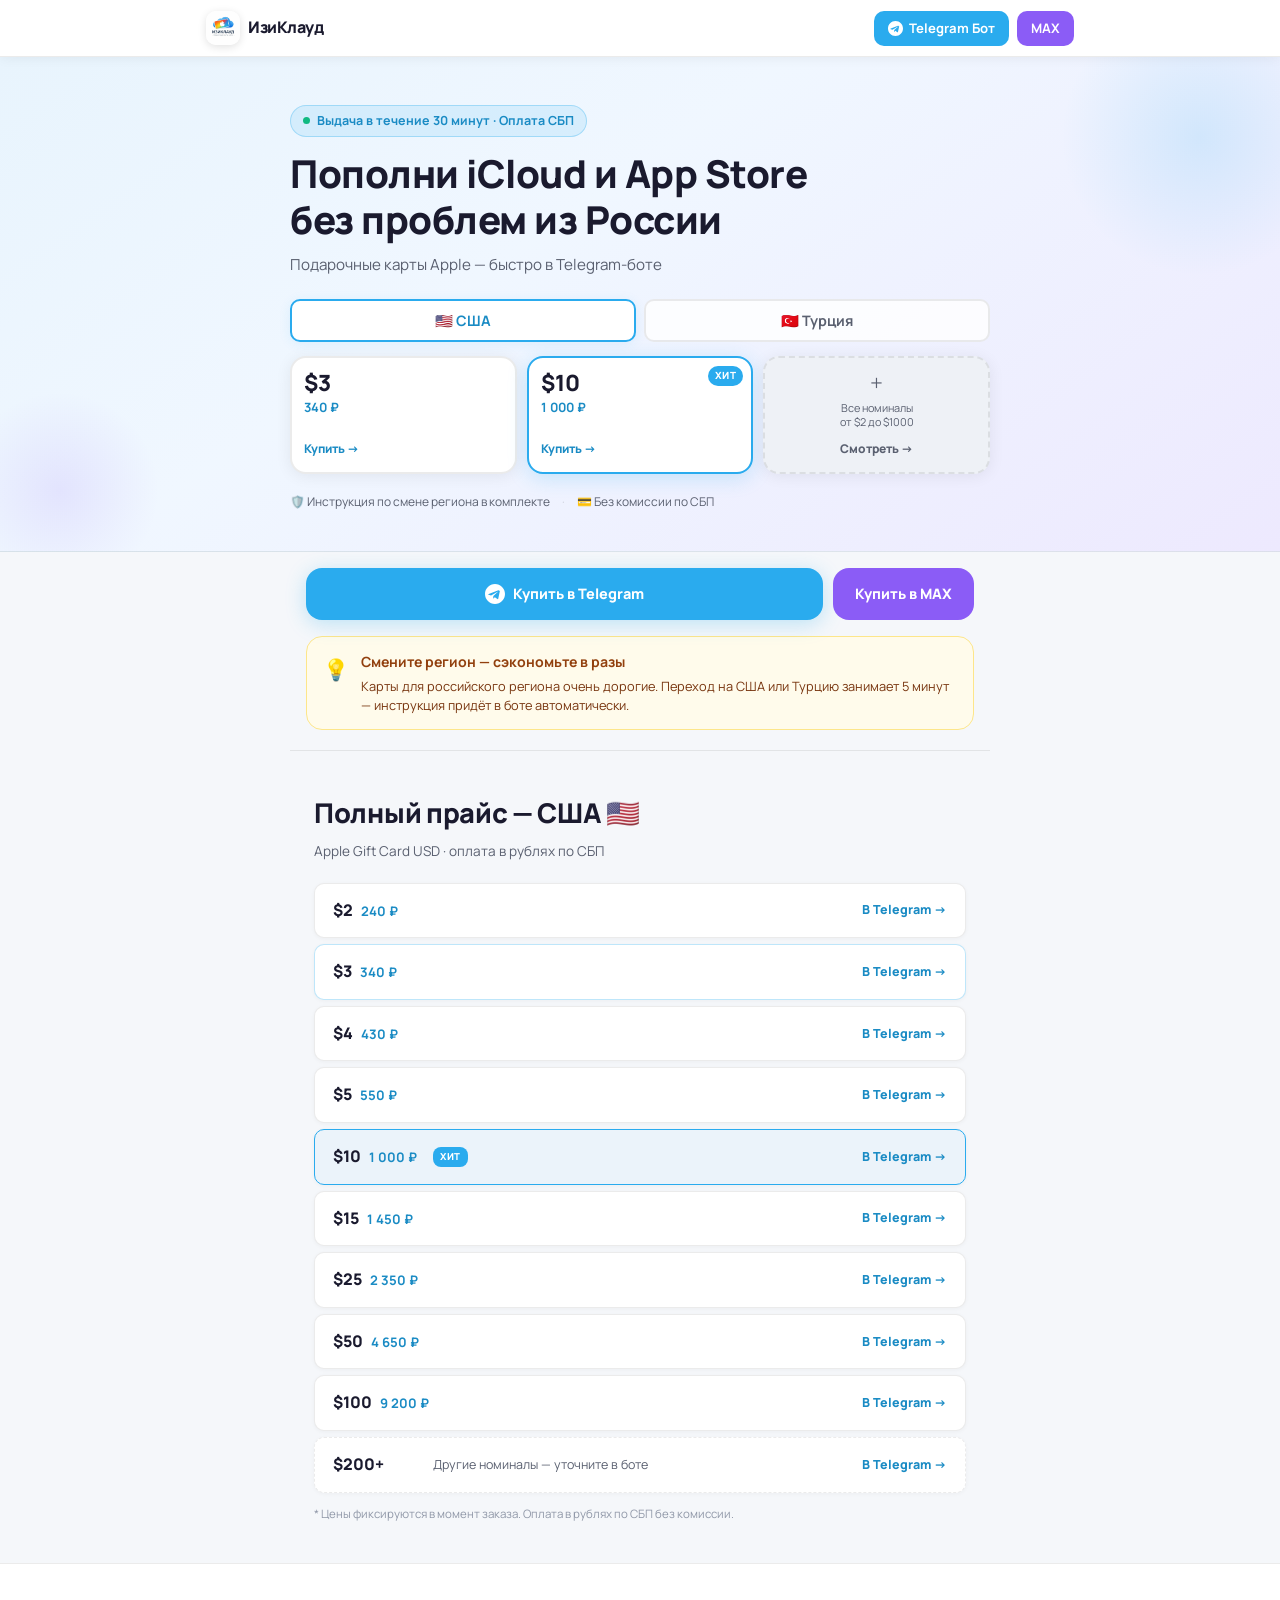
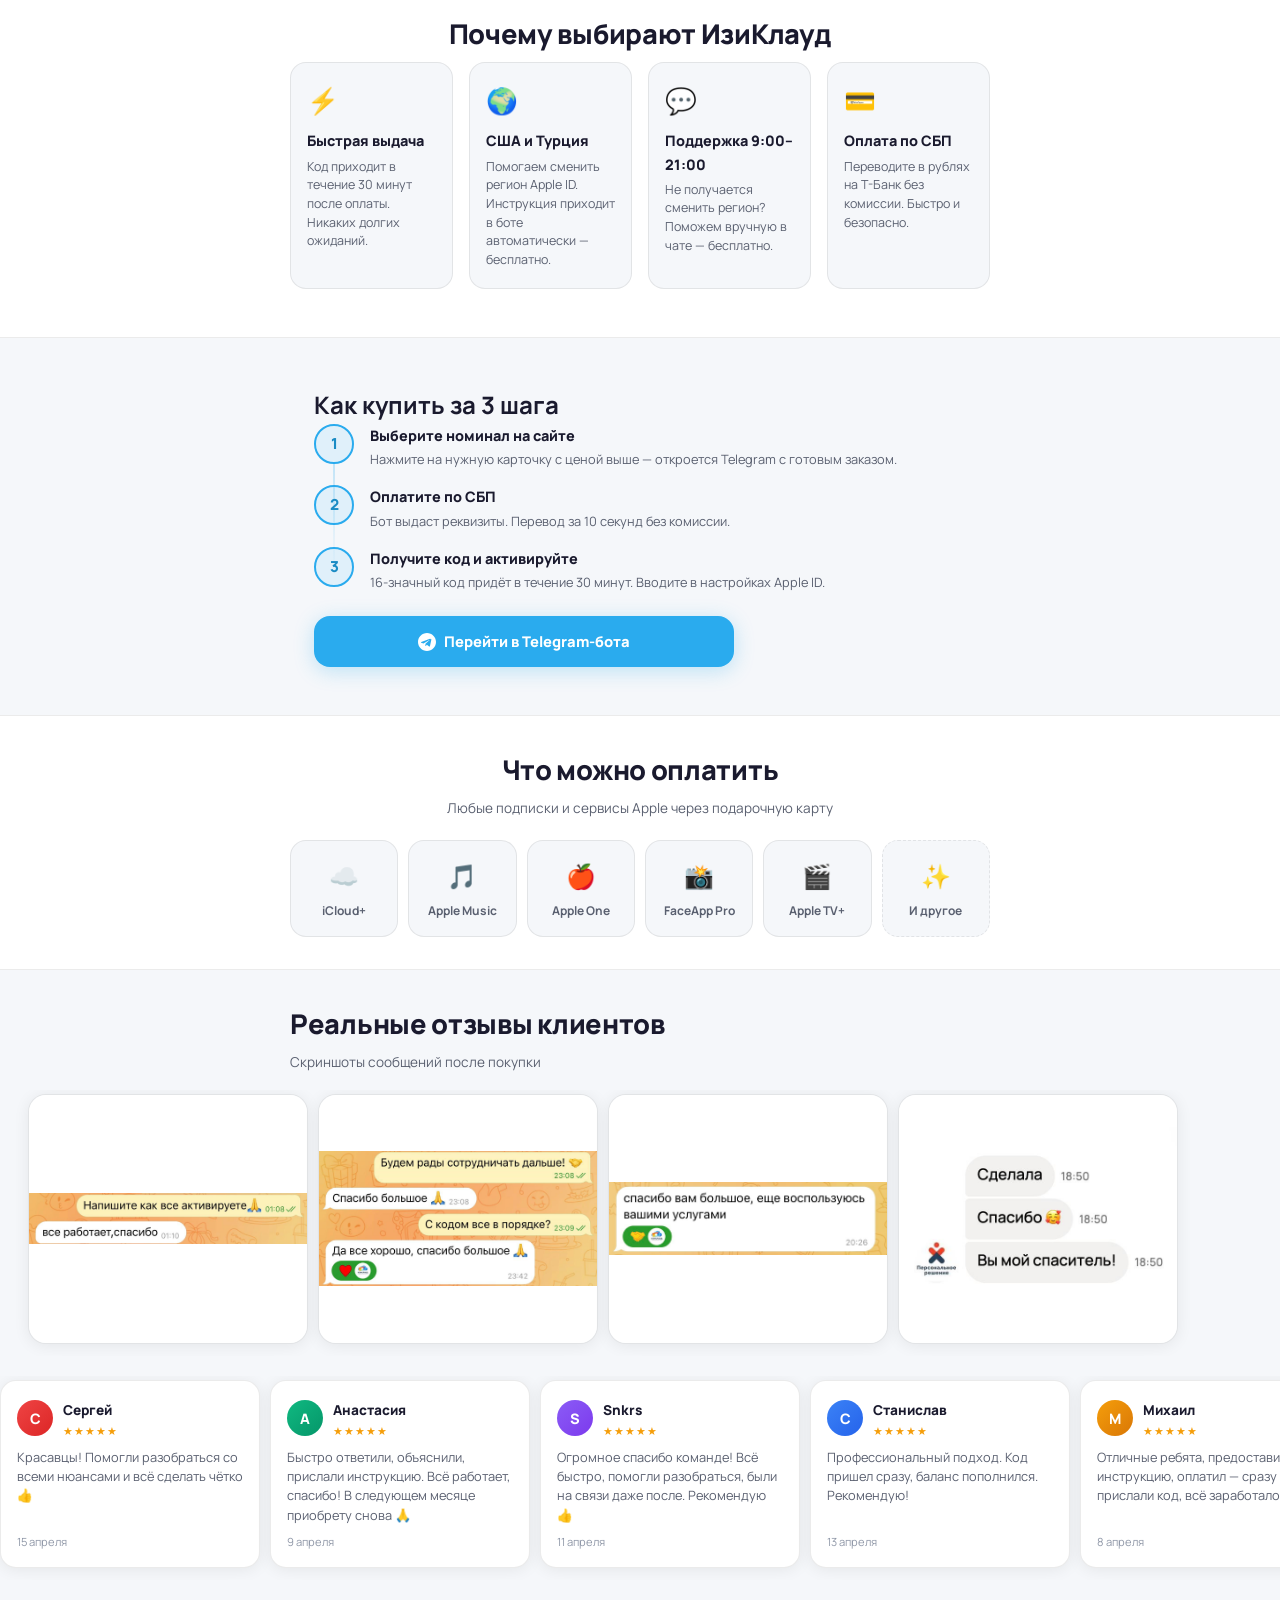
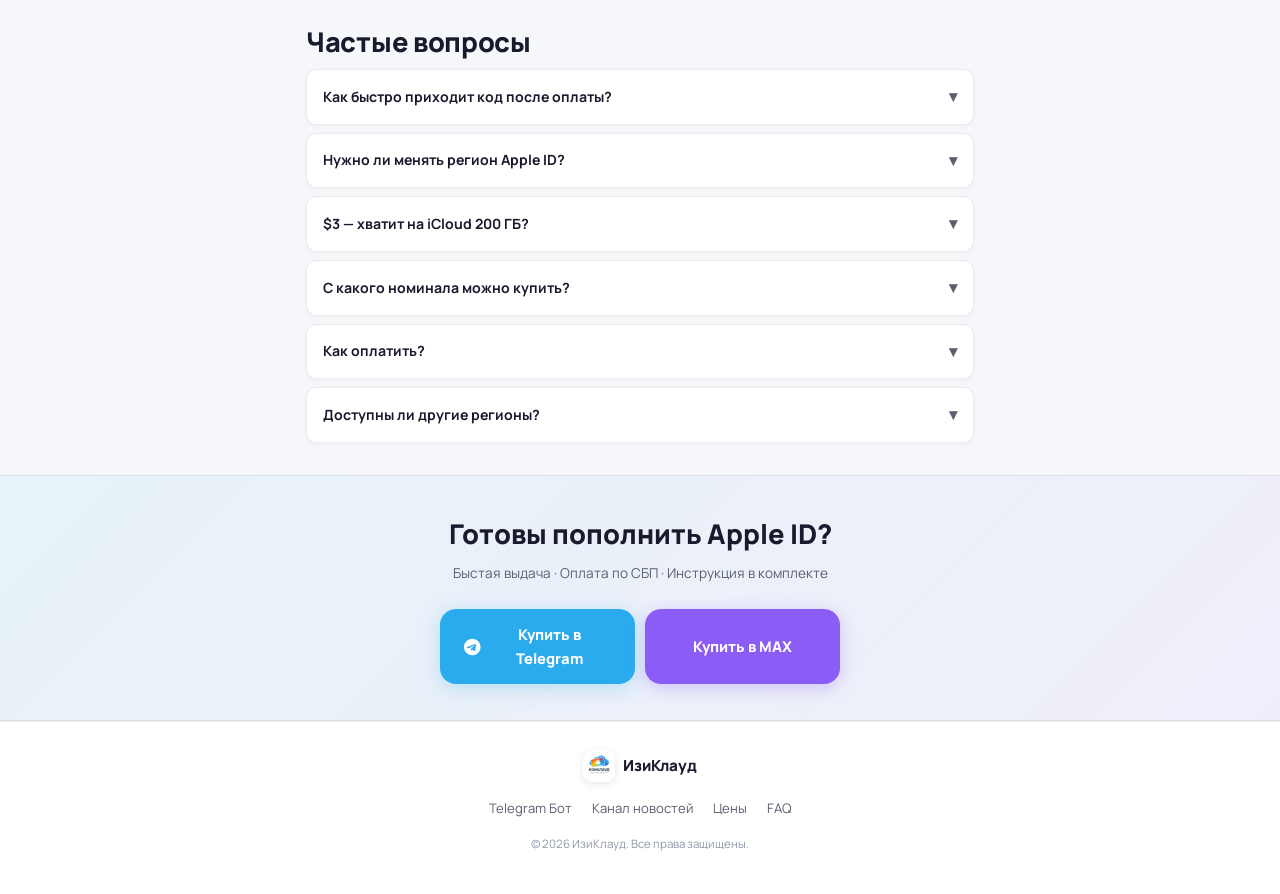
<file: index.html>
<!DOCTYPE html>
<html lang="ru">
<head>
  <title>Подарочные карты Apple | ИзиКлауд — от $2 и 10 ₺</title>
  <meta charset="UTF-8" />
  <meta name="viewport" content="width=device-width, initial-scale=1.0, maximum-scale=1.0, user-scalable=no" />
  <meta name="description" content="Пополнение Apple ID, iCloud и App Store за 5 минут. Подарочные карты Apple от $2. Быстрая выдача через Telegram-бота." />
  <meta name="robots" content="index, follow" />
  <meta property="og:title" content="Подарочные карты Apple | ИзиКлауд" />
  <meta property="og:description" content="Подарочные карты Apple от $2. Быстрая выдача через бота. Работает во всех странах." />
  <meta property="og:type" content="website" />
  <meta property="og:url" content="https://izicloud.shop" />
  <meta property="og:image" content="https://izicloud.shop/logo.png" />
  <link rel="icon" href="/favicon.ico" sizes="any">
  <link rel="preconnect" href="https://fonts.googleapis.com" />
  <link rel="preconnect" href="https://fonts.gstatic.com" crossorigin />
  <link href="https://fonts.googleapis.com/css2?family=Manrope:wght@400;500;600;700;800;900&display=swap" rel="stylesheet" />
  <link rel="stylesheet" href="style.css" />
  <script type="text/javascript">
    (function(m,e,t,r,i,k,a){m[i]=m[i]||function(){(m[i].a=m[i].a||[]).push(arguments)};m[i].l=1*new Date();for(var j=0;j<document.scripts.length;j++){if(document.scripts[j].src===r){return}}k=e.createElement(t);a=e.getElementsByTagName(t)[0];k.async=1;k.src=r;a.parentNode.insertBefore(k,a)})(window,document,"script","https://mc.yandex.ru/metrika/tag.js?id=108566033","ym");
    ym(108566033,"init",{ssr:true,webvisor:true,clickmap:true,ecommerce:"dataLayer",referrer:document.referrer,url:location.href,accurateTrackBounce:true,trackLinks:true});
  </script>
  <noscript><div><img src="https://mc.yandex.ru/watch/108566033" style="position:absolute;left:-9999px" alt=""/></div></noscript>
</head>
<body>

<!-- HEADER -->
<header class="header">
  <nav class="nav">
    <a href="#" class="nav-logo">
      <img src="./logo.png" alt="ИзиКлауд" class="nav-logo-img" />
      <span class="nav-logo-text">ИзиКлауд</span>
    </a>
    <div class="nav-actions">
      <a href="https://t.me/izicl0ud_bot" target="_blank" rel="noopener noreferrer" class="btn-nav btn-tg" onclick="trackClick('header_tg')">
        <svg width="15" height="15" viewBox="0 0 24 24" fill="currentColor"><path d="M12 0C5.373 0 0 5.373 0 12s5.373 12 12 12 12-5.373 12-12S18.627 0 12 0zm5.894 8.221-1.97 9.28c-.145.658-.537.818-1.084.508l-3-2.21-1.447 1.394c-.16.16-.295.295-.605.295l.213-3.053 5.56-5.023c.242-.213-.054-.333-.373-.12L7.26 13.947l-2.96-.924c-.643-.204-.657-.643.136-.953l11.57-4.461c.537-.194 1.006.131.888.612z"/></svg>
        <span class="nav-btn-full">Telegram Бот</span>
        <span class="nav-btn-short">Бот</span>
      </a>
      <a href="https://max.ru/u/f9LHodD0cOLmHymo0k-9EKNoo-6ZakEX5moDa3-ThPERMpa7_V6AaOjBSGw" target="_blank" rel="noopener noreferrer" class="btn-nav btn-max" onclick="trackClick('header_max')">MAX</a>
    </div>
  </nav>
</header>

<main>

  <!-- HERO -->
  <section class="hero">
    <div class="hero-inner">
      <div class="hero-badge">
        <span class="pulse-dot"></span>
        Выдача в течение 30 минут · Оплата СБП
      </div>
      <h1 class="hero-title">Пополни iCloud и App Store<br>без проблем из России</h1>
      <p class="hero-sub">Подарочные карты Apple — быстро в Telegram-боте</p>

      <div class="hero-region-tabs">
        <button class="region-tab active" id="htab-usa" onclick="switchHeroTab('usa')">🇺🇸 США</button>
        <button class="region-tab" id="htab-tr" onclick="switchHeroTab('tr')">🇹🇷 Турция</button>
      </div>

      <!-- США цены -->
      <div class="hero-prices" id="hprices-usa">
        <a href="https://t.me/izicl0ud_bot?start=usa_3" target="_blank" class="hprice-card" onclick="trackClick('hero_usa_3')">
          <div class="hprice-top">
            <span class="hprice-val">$3</span>
            <span class="hprice-rub">340 ₽</span>
          </div>
          <div class="hprice-btn">Купить →</div>
        </a>
        <a href="https://t.me/izicl0ud_bot?start=usa_10" target="_blank" class="hprice-card hprice-popular" onclick="trackClick('hero_usa_10')">
          <span class="hprice-badge">Хит</span>
          <div class="hprice-top">
            <span class="hprice-val">$10</span>
            <span class="hprice-rub">1 000 ₽</span>
          </div>
          <div class="hprice-btn">Купить →</div>
        </a>
        <a href="https://t.me/izicl0ud_bot" target="_blank" class="hprice-card hprice-more" onclick="trackClick('hero_usa_more')">
          <div class="hprice-more-icon">+</div>
          <div class="hprice-more-text">Все номиналы<br>от $2 до $1000</div>
          <div class="hprice-btn hprice-btn-outline">Смотреть →</div>
        </a>
      </div>

      <!-- Турция цены -->
      <div class="hero-prices hidden" id="hprices-tr">
        <a href="https://t.me/izicl0ud_bot?start=tr_25" target="_blank" class="hprice-card" onclick="trackClick('hero_tr_25')">
          <div class="hprice-top">
            <span class="hprice-val">25 ₺</span>
            <span class="hprice-rub">91 ₽</span>
          </div>
          <div class="hprice-btn">Купить →</div>
        </a>
        <a href="https://t.me/izicl0ud_bot?start=tr_150" target="_blank" class="hprice-card hprice-popular" onclick="trackClick('hero_tr_150')">
          <span class="hprice-badge">Хит</span>
          <div class="hprice-top">
            <span class="hprice-val">150 ₺</span>
            <span class="hprice-rub">460 ₽</span>
          </div>
          <div class="hprice-btn">Купить →</div>
        </a>
        <a href="https://t.me/izicl0ud_bot" target="_blank" class="hprice-card hprice-more" onclick="trackClick('hero_tr_more')">
          <div class="hprice-more-icon">+</div>
          <div class="hprice-more-text">Все номиналы<br>от 10 до 1000 ₺</div>
          <div class="hprice-btn hprice-btn-outline">Смотреть →</div>
        </a>
      </div>

      <div class="hero-trust">
        <span>🛡️ Инструкция по смене региона в комплекте</span>
        <span class="trust-sep">·</span>
        <span>💳 Без комиссии по СБП</span>
      </div>
    </div>
  </section>

  <!-- БЫСТРЫЕ КНОПКИ -->
  <section class="quick-cta">
    <a href="https://t.me/izicl0ud_bot" target="_blank" class="qcta-tg" onclick="trackClick('quick_tg')">
      <svg width="20" height="20" viewBox="0 0 24 24" fill="currentColor"><path d="M12 0C5.373 0 0 5.373 0 12s5.373 12 12 12 12-5.373 12-12S18.627 0 12 0zm5.894 8.221-1.97 9.28c-.145.658-.537.818-1.084.508l-3-2.21-1.447 1.394c-.16.16-.295.295-.605.295l.213-3.053 5.56-5.023c.242-.213-.054-.333-.373-.12L7.26 13.947l-2.96-.924c-.643-.204-.657-.643.136-.953l11.57-4.461c.537-.194 1.006.131.888.612z"/></svg>
      Купить в Telegram
    </a>
    <a href="https://max.ru/u/f9LHodD0cOLmHymo0k-9EKNoo-6ZakEX5moDa3-ThPERMpa7_V6AaOjBSGw" target="_blank" class="qcta-max" onclick="trackClick('quick_max')">Купить в MAX</a>
  </section>

  <!-- СОВЕТ -->
  <section class="tip-section">
    <div class="tip-card">
      <span class="tip-icon">💡</span>
      <div>
        <p class="tip-title">Смените регион — сэкономьте в разы</p>
        <p class="tip-text">Карты для российского региона очень дорогие. Переход на США или Турцию занимает 5 минут — инструкция придёт в боте автоматически.</p>
      </div>
    </div>
  </section>

  <!-- ПОЛНЫЙ ПРАЙС США -->
  <section class="prices-section" id="prices-usa">
    <h2 class="section-title">Полный прайс — США 🇺🇸</h2>
    <p class="section-sub">Apple Gift Card USD · оплата в рублях по СБП</p>
    <div class="full-price-grid">
      <a href="https://t.me/izicl0ud_bot?start=usa_2" target="_blank" class="fpr-row" onclick="trackClick('price_usa_2')">
        <div class="fpr-left"><span class="fpr-val">$2</span><span class="fpr-rub">240 ₽</span></div>
        <span class="fpr-desc"></span>
        <span class="fpr-btn">В Telegram →</span>
      </a>
      <a href="https://t.me/izicl0ud_bot?start=usa_3" target="_blank" class="fpr-row fpr-highlight" onclick="trackClick('price_usa_3')">
        <div class="fpr-left"><span class="fpr-val">$3</span><span class="fpr-rub">340 ₽</span></div>
        <span class="fpr-desc"></span>
        <span class="fpr-btn">В Telegram →</span>
      </a>
      <a href="https://t.me/izicl0ud_bot?start=usa_4" target="_blank" class="fpr-row" onclick="trackClick('price_usa_4')">
        <div class="fpr-left"><span class="fpr-val">$4</span><span class="fpr-rub">430 ₽</span></div>
        <span class="fpr-desc"></span>
        <span class="fpr-btn">В Telegram →</span>
      </a>
      <a href="https://t.me/izicl0ud_bot?start=usa_5" target="_blank" class="fpr-row" onclick="trackClick('price_usa_5')">
        <div class="fpr-left"><span class="fpr-val">$5</span><span class="fpr-rub">550 ₽</span></div>
        <span class="fpr-desc"></span>
        <span class="fpr-btn">В Telegram →</span>
      </a>
      <a href="https://t.me/izicl0ud_bot?start=usa_10" target="_blank" class="fpr-row fpr-popular" onclick="trackClick('price_usa_10')">
        <div class="fpr-left"><span class="fpr-val">$10</span><span class="fpr-rub">1 000 ₽</span></div>
        <span class="fpr-badge-inline">Хит</span>
        <span class="fpr-desc"></span>
        <span class="fpr-btn">В Telegram →</span>
      </a>
      <a href="https://t.me/izicl0ud_bot?start=usa_15" target="_blank" class="fpr-row" onclick="trackClick('price_usa_15')">
        <div class="fpr-left"><span class="fpr-val">$15</span><span class="fpr-rub">1 450 ₽</span></div>
        <span class="fpr-desc"></span>
        <span class="fpr-btn">В Telegram →</span>
      </a>
      <a href="https://t.me/izicl0ud_bot?start=usa_25" target="_blank" class="fpr-row" onclick="trackClick('price_usa_25')">
        <div class="fpr-left"><span class="fpr-val">$25</span><span class="fpr-rub">2 350 ₽</span></div>
        <span class="fpr-desc"></span>
        <span class="fpr-btn">В Telegram →</span>
      </a>
      <a href="https://t.me/izicl0ud_bot?start=usa_50" target="_blank" class="fpr-row" onclick="trackClick('price_usa_50')">
        <div class="fpr-left"><span class="fpr-val">$50</span><span class="fpr-rub">4 650 ₽</span></div>
        <span class="fpr-desc"></span>
        <span class="fpr-btn">В Telegram →</span>
      </a>
      <a href="https://t.me/izicl0ud_bot?start=usa_100" target="_blank" class="fpr-row" onclick="trackClick('price_usa_100')">
        <div class="fpr-left"><span class="fpr-val">$100</span><span class="fpr-rub">9 200 ₽</span></div>
        <span class="fpr-desc"></span>
        <span class="fpr-btn">В Telegram →</span>
      </a>
      <a href="https://t.me/izicl0ud_bot" target="_blank" class="fpr-row fpr-other" onclick="trackClick('price_usa_other')">
        <div class="fpr-left"><span class="fpr-val">$200+</span></div>
        <span class="fpr-desc">Другие номиналы — уточните в боте</span>
        <span class="fpr-btn">В Telegram →</span>
      </a>
    </div>
    <p class="prices-note">* Цены фиксируются в момент заказа. Оплата в рублях по СБП без комиссии.</p>
  </section>

  <!-- ПОЛНЫЙ ПРАЙС ТУРЦИЯ -->
  <section class="prices-section prices-section-tr hidden" id="prices-tr">
    <h2 class="section-title">Полный прайс — Турция 🇹🇷</h2>
    <p class="section-sub">Apple Gift Card TRY · оплата в рублях по СБП</p>
    <div class="full-price-grid">
      <a href="https://t.me/izicl0ud_bot?start=tr_10" target="_blank" class="fpr-row" onclick="trackClick('price_tr_10')">
        <div class="fpr-left"><span class="fpr-val">10 ₺</span><span class="fpr-rub">20 ₽</span></div>
        <span class="fpr-desc"></span>
        <span class="fpr-btn">В Telegram →</span>
      </a>
      <a href="https://t.me/izicl0ud_bot?start=tr_25" target="_blank" class="fpr-row fpr-highlight" onclick="trackClick('price_tr_25')">
        <div class="fpr-left"><span class="fpr-val">25 ₺</span><span class="fpr-rub">91 ₽</span></div>
        <span class="fpr-desc"></span>
        <span class="fpr-btn">В Telegram →</span>
      </a>
      <a href="https://t.me/izicl0ud_bot?start=tr_50" target="_blank" class="fpr-row" onclick="trackClick('price_tr_50')">
        <div class="fpr-left"><span class="fpr-val">50 ₺</span><span class="fpr-rub">184 ₽</span></div>
        <span class="fpr-desc"></span>
        <span class="fpr-btn">В Telegram →</span>
      </a>
      <a href="https://t.me/izicl0ud_bot?start=tr_100" target="_blank" class="fpr-row" onclick="trackClick('price_tr_100')">
        <div class="fpr-left"><span class="fpr-val">100 ₺</span><span class="fpr-rub">311 ₽</span></div>
        <span class="fpr-desc"></span>
        <span class="fpr-btn">В Telegram →</span>
      </a>
      <a href="https://t.me/izicl0ud_bot?start=tr_150" target="_blank" class="fpr-row fpr-popular" onclick="trackClick('price_tr_150')">
        <div class="fpr-left"><span class="fpr-val">150 ₺</span><span class="fpr-rub">460 ₽</span></div>
        <span class="fpr-badge-inline">Хит</span>
        <span class="fpr-desc"></span>
        <span class="fpr-btn">В Telegram →</span>
      </a>
      <a href="https://t.me/izicl0ud_bot?start=tr_250" target="_blank" class="fpr-row" onclick="trackClick('price_tr_250')">
        <div class="fpr-left"><span class="fpr-val">250 ₺</span><span class="fpr-rub">758 ₽</span></div>
        <span class="fpr-desc"></span>
        <span class="fpr-btn">В Telegram →</span>
      </a>
      <a href="https://t.me/izicl0ud_bot?start=tr_500" target="_blank" class="fpr-row" onclick="trackClick('price_tr_500')">
        <div class="fpr-left"><span class="fpr-val">500 ₺</span><span class="fpr-rub">1 510 ₽</span></div>
        <span class="fpr-desc"></span>
        <span class="fpr-btn">В Telegram →</span>
      </a>
      <a href="https://t.me/izicl0ud_bot?start=tr_1000" target="_blank" class="fpr-row" onclick="trackClick('price_tr_1000')">
        <div class="fpr-left"><span class="fpr-val">1000 ₺</span><span class="fpr-rub">3 020 ₽</span></div>
        <span class="fpr-desc"></span>
        <span class="fpr-btn">В Telegram →</span>
      </a>
      <a href="https://t.me/izicl0ud_bot" target="_blank" class="fpr-row fpr-other" onclick="trackClick('price_tr_other')">
        <div class="fpr-left"><span class="fpr-val">Другое</span></div>
        <span class="fpr-desc">Уточнить нужный номинал в боте</span>
        <span class="fpr-btn">В Telegram →</span>
      </a>
    </div>
    <p class="prices-note">* Цены фиксируются в момент заказа. Оплата в рублях по СБП без комиссии.</p>
  </section>

  <!-- ПРЕИМУЩЕСТВА -->
  <section class="features" id="features">
    <h2 class="section-title">Почему выбирают ИзиКлауд</h2>
    <div class="features-grid">
      <div class="feature-card">
        <div class="feature-icon">⚡️</div>
        <h3>Быстрая выдача</h3>
        <p>Код приходит в течение 30 минут после оплаты. Никаких долгих ожиданий.</p>
      </div>
      <div class="feature-card">
        <div class="feature-icon">🌍</div>
        <h3>США и Турция</h3>
        <p>Помогаем сменить регион Apple ID. Инструкция приходит в боте автоматически — бесплатно.</p>
      </div>
      <div class="feature-card">
        <div class="feature-icon">💬</div>
        <h3>Поддержка 9:00–21:00</h3>
        <p>Не получается сменить регион? Поможем вручную в чате — бесплатно.</p>
      </div>
      <div class="feature-card">
        <div class="feature-icon">💳</div>
        <h3>Оплата по СБП</h3>
        <p>Переводите в рублях на Т-Банк без комиссии. Быстро и безопасно.</p>
      </div>
    </div>
  </section>

  <!-- КАК РАБОТАЕТ -->
  <section class="how-section">
    <h2 class="section-title-light">Как купить за 3 шага</h2>
    <div class="how-steps">
      <div class="how-step">
        <span class="how-num">1</span>
        <div>
          <h4>Выберите номинал на сайте</h4>
          <p>Нажмите на нужную карточку с ценой выше — откроется Telegram с готовым заказом.</p>
        </div>
      </div>
      <div class="how-step">
        <span class="how-num">2</span>
        <div>
          <h4>Оплатите по СБП</h4>
          <p>Бот выдаст реквизиты. Перевод за 10 секунд без комиссии.</p>
        </div>
      </div>
      <div class="how-step">
        <span class="how-num">3</span>
        <div>
          <h4>Получите код и активируйте</h4>
          <p>16-значный код придёт в течение 30 минут. Вводите в настройках Apple ID.</p>
        </div>
      </div>
    </div>
    <a href="https://t.me/izicl0ud_bot" target="_blank" class="btn-primary btn-wide" onclick="trackClick('how_tg')">
      <svg width="18" height="18" viewBox="0 0 24 24" fill="currentColor"><path d="M12 0C5.373 0 0 5.373 0 12s5.373 12 12 12 12-5.373 12-12S18.627 0 12 0zm5.894 8.221-1.97 9.28c-.145.658-.537.818-1.084.508l-3-2.21-1.447 1.394c-.16.16-.295.295-.605.295l.213-3.053 5.56-5.023c.242-.213-.054-.333-.373-.12L7.26 13.947l-2.96-.924c-.643-.204-.657-.643.136-.953l11.57-4.461c.537-.194 1.006.131.888.612z"/></svg>
      Перейти в Telegram-бота
    </a>
  </section>

  <!-- ПОДПИСКИ -->
  <section class="subs-section" id="subscriptions">
    <h2 class="section-title">Что можно оплатить</h2>
    <p class="section-sub">Любые подписки и сервисы Apple через подарочную карту</p>
    <div class="subs-grid">
      <a href="https://t.me/izicl0ud_bot" target="_blank" class="sub-item" onclick="trackClick('sub_icloud')">☁️<span>iCloud+</span></a>
      <a href="https://t.me/izicl0ud_bot" target="_blank" class="sub-item" onclick="trackClick('sub_music')">🎵<span>Apple Music</span></a>
      <a href="https://t.me/izicl0ud_bot" target="_blank" class="sub-item" onclick="trackClick('sub_one')">🍎<span>Apple One</span></a>
      <a href="https://t.me/izicl0ud_bot" target="_blank" class="sub-item" onclick="trackClick('sub_faceapp')">📸<span>FaceApp Pro</span></a>
      <a href="https://t.me/izicl0ud_bot" target="_blank" class="sub-item" onclick="trackClick('sub_tv')">🎬<span>Apple TV+</span></a>
      <a href="https://t.me/izicl0ud_bot" target="_blank" class="sub-item sub-more" onclick="trackClick('sub_more')">✨<span>И другое</span></a>
    </div>
  </section>

  <!-- ОТЗЫВЫ СКРИНШОТЫ -->
  <section class="reviews-section" id="reviews">
    <h2 class="section-title">Реальные отзывы клиентов</h2>
    <p class="section-sub">Скриншоты сообщений после покупки</p>
    <div class="reviews-scroll" id="screenshotsContainer">
      <div class="review-shot"><img src="./review-1.jpg" alt="Отзыв клиента" loading="lazy" /></div>
      <div class="review-shot"><img src="./review-2.jpg" alt="Отзыв клиента" loading="lazy" /></div>
      <div class="review-shot"><img src="./review-3.jpg" alt="Отзыв клиента" loading="lazy" /></div>
      <div class="review-shot"><img src="./review-4.jpg" alt="Отзыв клиента" loading="lazy" /></div>
    </div>
  </section>

  <!-- ТЕКСТОВЫЕ ОТЗЫВЫ -->
  <section class="text-reviews">
    <div class="reviews-scroll" id="reviewsContainer">
      <div class="review-card">
        <div class="reviewer"><div class="avatar av-red">С</div><div><b>Сергей</b><div class="stars">★★★★★</div></div></div>
        <p>Красавцы! Помогли разобраться со всеми нюансами и всё сделать чётко 👍</p>
        <time>15 апреля</time>
      </div>
      <div class="review-card">
        <div class="reviewer"><div class="avatar av-green">А</div><div><b>Анастасия</b><div class="stars">★★★★★</div></div></div>
        <p>Быстро ответили, объяснили, прислали инструкцию. Всё работает, спасибо! В следующем месяце приобрету снова 🙏</p>
        <time>9 апреля</time>
      </div>
      <div class="review-card">
        <div class="reviewer"><div class="avatar av-purple">S</div><div><b>Snkrs</b><div class="stars">★★★★★</div></div></div>
        <p>Огромное спасибо команде! Всё быстро, помогли разобраться, были на связи даже после. Рекомендую 👍</p>
        <time>11 апреля</time>
      </div>
      <div class="review-card">
        <div class="reviewer"><div class="avatar av-blue">С</div><div><b>Станислав</b><div class="stars">★★★★★</div></div></div>
        <p>Профессиональный подход. Код пришел сразу, баланс пополнился. Рекомендую!</p>
        <time>13 апреля</time>
      </div>
      <div class="review-card">
        <div class="reviewer"><div class="avatar av-orange">М</div><div><b>Михаил</b><div class="stars">★★★★★</div></div></div>
        <p>Отличные ребята, предоставили инструкцию, оплатил — сразу прислали код, всё заработало.</p>
        <time>8 апреля</time>
      </div>
    </div>
  </section>

  <!-- FAQ -->
  <section class="faq-section" id="faq">
    <h2 class="section-title">Частые вопросы</h2>
    <div class="faq-list">
      <details class="faq-item">
        <summary>Как быстро приходит код после оплаты?<span class="faq-chevron">▾</span></summary>
        <div class="faq-body">Обычно код отправляется в течение 30 минут. В редких случаях до 2 часов.</div>
      </details>
      <details class="faq-item">
        <summary>Нужно ли менять регион Apple ID?<span class="faq-chevron">▾</span></summary>
        <div class="faq-body">Да, карты имеют региональную привязку. Рекомендуем перейти на США или Турцию — это выгоднее. Инструкция по смене региона приходит автоматически в боте после выбора номинала.</div>
      </details>
      <details class="faq-item">
        <summary>$3 — хватит на iCloud 200 ГБ?<span class="faq-chevron">▾</span></summary>
        <div class="faq-body">Да. Подписка iCloud+ 200 ГБ в регионе США стоит $2.99/мес. Карта $3 покроет ровно один месяц. Для iCloud 2 ТБ нужна карта $10 ($9.99/мес).</div>
      </details>
      <details class="faq-item">
        <summary>С какого номинала можно купить?<span class="faq-chevron">▾</span></summary>
        <div class="faq-body">От $2 (США) и от 10 ₺ (Турция). Верхняя граница — $1000 / 1000 ₺.</div>
      </details>
      <details class="faq-item">
        <summary>Как оплатить?<span class="faq-chevron">▾</span></summary>
        <div class="faq-body">Оплата по СБП на карту Т-Банк в рублях. Быстро и без комиссии. Бот пришлёт реквизиты автоматически.</div>
      </details>
      <details class="faq-item">
        <summary>Доступны ли другие регионы?<span class="faq-chevron">▾</span></summary>
        <div class="faq-body">Кроме США и Турции работаем с Бразилией, Казахстаном и рядом других стран. Уточняйте наличие в боте @izicl0ud_bot.</div>
      </details>
    </div>
  </section>

  <!-- BOTTOM CTA -->
  <section class="bottom-cta">
    <h2>Готовы пополнить Apple ID?</h2>
    <p>Быстая выдача · Оплата по СБП · Инструкция в комплекте</p>
    <div class="bottom-cta-btns">
      <a href="https://t.me/izicl0ud_bot" target="_blank" class="btn-primary" onclick="trackClick('bottom_tg')">
        <svg width="18" height="18" viewBox="0 0 24 24" fill="currentColor"><path d="M12 0C5.373 0 0 5.373 0 12s5.373 12 12 12 12-5.373 12-12S18.627 0 12 0zm5.894 8.221-1.97 9.28c-.145.658-.537.818-1.084.508l-3-2.21-1.447 1.394c-.16.16-.295.295-.605.295l.213-3.053 5.56-5.023c.242-.213-.054-.333-.373-.12L7.26 13.947l-2.96-.924c-.643-.204-.657-.643.136-.953l11.57-4.461c.537-.194 1.006.131.888.612z"/></svg>
        Купить в Telegram
      </a>
      <a href="https://max.ru/u/f9LHodD0cOLmHymo0k-9EKNoo-6ZakEX5moDa3-ThPERMpa7_V6AaOjBSGw" target="_blank" class="btn-secondary" onclick="trackClick('bottom_max')">Купить в MAX</a>
    </div>
  </section>

</main>

<!-- FOOTER -->
<footer class="footer">
  <div class="footer-inner">
    <div class="footer-logo">
      <img src="./logo.png" alt="ИзиКлауд" />
      <span>ИзиКлауд</span>
    </div>
    <div class="footer-links">
      <a href="https://t.me/izicl0ud_bot" target="_blank" rel="noopener noreferrer">Telegram Бот</a>
      <a href="https://t.me/izicloudnews" target="_blank" rel="noopener noreferrer">Канал новостей</a>
      <a href="#prices">Цены</a>
      <a href="#faq">FAQ</a>
    </div>
    <p class="footer-copy">© 2026 ИзиКлауд. Все права защищены.</p>
  </div>
</footer>

<!-- STICKY CTA (появляется при скролле) -->
<div class="sticky-cta" id="stickyCta">
  <a href="https://t.me/izicl0ud_bot" target="_blank" class="sticky-btn-tg" onclick="trackClick('sticky_tg')">
    <svg width="16" height="16" viewBox="0 0 24 24" fill="currentColor"><path d="M12 0C5.373 0 0 5.373 0 12s5.373 12 12 12 12-5.373 12-12S18.627 0 12 0zm5.894 8.221-1.97 9.28c-.145.658-.537.818-1.084.508l-3-2.21-1.447 1.394c-.16.16-.295.295-.605.295l.213-3.053 5.56-5.023c.242-.213-.054-.333-.373-.12L7.26 13.947l-2.96-.924c-.643-.204-.657-.643.136-.953l11.57-4.461c.537-.194 1.006.131.888.612z"/></svg>
    Купить в Telegram
  </a>
  <a href="https://max.ru/u/f9LHodD0cOLmHymo0k-9EKNoo-6ZakEX5moDa3-ThPERMpa7_V6AaOjBSGw" target="_blank" class="sticky-btn-max" onclick="trackClick('sticky_max')">MAX</a>
</div>

<script src="app.js"></script>
</body>
</html>
</file>
<file: style.css>
/* ===== RESET & BASE ===== */
*, *::before, *::after { box-sizing: border-box; margin: 0; padding: 0; }

:root {
  --bg:       #f5f7fa;
  --bg2:      #ffffff;
  --bg3:      #eef1f6;
  --card:     #ffffff;
  --card2:    #f0f4f9;
  --border:   rgba(0,0,0,0.08);
  --border2:  rgba(0,0,0,0.14);
  --tg:       #2AABEE;
  --tg-dark:  #1a8bc4;
  --tg-light: rgba(42,171,238,0.10);
  --tg-glow:  rgba(42,171,238,0.22);
  --max:      #8B5CF6;
  --max-dark: #7c3aed;
  --green:    #10b981;
  --gold:     #f59e0b;
  --text:     #1a1a2e;
  --text2:    #5a6070;
  --text3:    #9098a8;
  --radius:   16px;
  --radius-sm:10px;
  --shadow:   0 2px 16px rgba(0,0,0,0.07);
  --shadow-md:0 4px 28px rgba(0,0,0,0.11);
  --shadow-tg:0 4px 20px rgba(42,171,238,0.28);
}

html { scroll-behavior: smooth; -webkit-text-size-adjust: 100%; }
body {
  font-family: 'Manrope', -apple-system, BlinkMacSystemFont, sans-serif;
  background: var(--bg); color: var(--text);
  font-size: 16px; line-height: 1.6; overflow-x: hidden;
}
a { color: inherit; text-decoration: none; }
img { max-width: 100%; display: block; }
button { cursor: pointer; border: none; background: none; font-family: inherit; }

::-webkit-scrollbar { width: 4px; height: 4px; }
::-webkit-scrollbar-track { background: var(--bg3); }
::-webkit-scrollbar-thumb { background: #c8cdd8; border-radius: 4px; }

/* ===== HEADER ===== */
.header {
  position: sticky; top: 0; z-index: 100;
  background: rgba(255,255,255,0.93);
  backdrop-filter: blur(20px); -webkit-backdrop-filter: blur(20px);
  border-bottom: 1px solid var(--border);
  box-shadow: 0 1px 12px rgba(0,0,0,0.06);
}
.nav {
  max-width: 900px; margin: 0 auto; padding: 0 16px; height: 56px;
  display: flex; align-items: center; justify-content: space-between; gap: 12px;
}
.nav-logo { display: flex; align-items: center; gap: 8px; flex-shrink: 0; }
.nav-logo-img { width: 34px; height: 34px; border-radius: 10px; object-fit: cover; box-shadow: 0 2px 8px rgba(0,0,0,0.12); }
.nav-logo-text { font-weight: 900; font-size: 1rem; letter-spacing: -0.3px; color: var(--text); }
.nav-actions { display: flex; gap: 8px; align-items: center; }
.btn-nav {
  display: flex; align-items: center; gap: 6px;
  padding: 7px 14px; border-radius: 10px;
  font-size: 0.82rem; font-weight: 700; transition: all 0.2s; white-space: nowrap;
}
.btn-tg { background: var(--tg); color: #fff; }
.btn-tg:hover { background: var(--tg-dark); transform: translateY(-1px); box-shadow: var(--shadow-tg); }
.btn-tg:active { transform: translateY(0); }
.btn-max { background: var(--max); color: #fff; }
.btn-max:hover { background: var(--max-dark); transform: translateY(-1px); box-shadow: 0 4px 16px rgba(139,92,246,0.35); }
.btn-max:active { transform: translateY(0); }
.nav-btn-short { display: none; }
@media (max-width: 400px) {
  .nav-btn-full { display: none; }
  .nav-btn-short { display: inline; }
  .btn-nav { padding: 7px 10px; }
}

/* ===== HERO ===== */
.hero {
  background: linear-gradient(145deg, #e8f4fd 0%, #f0f7ff 40%, #ede9fe 100%);
  padding: 32px 16px 28px;
  border-bottom: 1px solid var(--border);
  position: relative; overflow: hidden;
}
.hero::before {
  content: ''; position: absolute; top: -60px; right: -60px;
  width: 280px; height: 280px;
  background: radial-gradient(circle, rgba(42,171,238,0.15) 0%, transparent 70%);
  pointer-events: none;
}
.hero::after {
  content: ''; position: absolute; bottom: -40px; left: -40px;
  width: 200px; height: 200px;
  background: radial-gradient(circle, rgba(139,92,246,0.12) 0%, transparent 70%);
  pointer-events: none;
}
.hero-inner { max-width: 700px; margin: 0 auto; position: relative; z-index: 1; }

.hero-badge {
  display: inline-flex; align-items: center; gap: 7px;
  background: rgba(42,171,238,0.12); border: 1px solid rgba(42,171,238,0.3);
  color: var(--tg-dark); font-size: 0.78rem; font-weight: 700;
  padding: 5px 12px; border-radius: 20px; margin-bottom: 14px;
}
.pulse-dot {
  width: 7px; height: 7px; border-radius: 50%; background: var(--green);
  display: inline-block; animation: pulse 2s infinite;
}
@keyframes pulse {
  0%,100% { opacity:1; transform:scale(1); }
  50%      { opacity:0.6; transform:scale(1.3); }
}
.hero-title {
  font-size: clamp(1.6rem,5vw,2.4rem); font-weight: 900;
  line-height: 1.2; letter-spacing: -0.5px; color: var(--text); margin-bottom: 10px;
}
.hero-sub { color: var(--text2); font-size: 0.95rem; margin-bottom: 22px; }

.hero-region-tabs { display: flex; gap: 8px; margin-bottom: 14px; }
.region-tab {
  flex: 1; padding: 10px 16px; border-radius: var(--radius-sm);
  font-size: 0.9rem; font-weight: 700; color: var(--text2);
  background: rgba(255,255,255,0.8); border: 2px solid var(--border);
  transition: all 0.22s;
}
.region-tab:hover { color: var(--text); background: #fff; border-color: var(--border2); }
.region-tab.active {
  background: #fff; border-color: var(--tg);
  color: var(--tg-dark); box-shadow: 0 2px 12px var(--tg-light);
}

.hero-prices {
  display: grid; grid-template-columns: repeat(3,1fr);
  gap: 10px; margin-bottom: 18px;
}
.hero-prices.hidden { display: none; }

.hprice-card {
  display: flex; flex-direction: column;
  background: #fff; border: 2px solid var(--border);
  border-radius: var(--radius); padding: 14px 12px; gap: 6px;
  transition: all 0.22s; cursor: pointer;
  position: relative; overflow: hidden; box-shadow: var(--shadow);
}
.hprice-card:hover { border-color: var(--tg); transform: translateY(-3px); box-shadow: 0 8px 28px var(--tg-glow); }
.hprice-card:active { transform: translateY(-1px); }
.hprice-popular { border-color: var(--tg) !important; box-shadow: 0 4px 20px var(--tg-glow) !important; }
.hprice-badge {
  position: absolute; top: 8px; right: 8px;
  background: var(--tg); color: #fff;
  font-size: 0.62rem; font-weight: 800;
  padding: 2px 7px; border-radius: 10px;
  text-transform: uppercase; letter-spacing: 0.5px;
}
.hprice-top { display: flex; flex-direction: column; gap: 2px; }
.hprice-val { font-size: clamp(1.1rem,3.5vw,1.4rem); font-weight: 900; color: var(--text); line-height: 1; }
.hprice-rub { font-size: 0.8rem; font-weight: 700; color: var(--tg-dark); }
.hprice-hint { font-size: 0.68rem; color: var(--text2); line-height: 1.3; min-height: 1em; }
.hprice-btn { margin-top: auto; font-size: 0.75rem; font-weight: 800; color: var(--tg-dark); padding-top: 4px; }
.hprice-btn-outline { color: var(--text2); }
.hprice-more {
  border-style: dashed; align-items: center;
  text-align: center; justify-content: center; background: var(--bg3);
}
.hprice-more-icon { font-size: 1.4rem; font-weight: 300; color: var(--text2); line-height: 1; }
.hprice-more-text { font-size: 0.68rem; color: var(--text2); line-height: 1.3; }

.hero-trust {
  display: flex; flex-wrap: wrap; gap: 6px 12px;
  font-size: 0.75rem; color: var(--text2); align-items: center;
}
.trust-sep { color: var(--border2); }

/* ===== QUICK CTA ===== */
.quick-cta {
  display: flex; gap: 10px; padding: 16px;
  max-width: 700px; margin: 0 auto;
}
.qcta-tg, .qcta-max {
  display: flex; align-items: center; justify-content: center;
  gap: 8px; padding: 14px 20px; border-radius: var(--radius);
  font-size: 0.9rem; font-weight: 800; transition: all 0.22s; flex: 1;
}
.qcta-tg { background: var(--tg); color: #fff; box-shadow: var(--shadow-tg); }
.qcta-tg:hover { background: var(--tg-dark); transform: translateY(-2px); box-shadow: 0 8px 28px rgba(42,171,238,0.4); }
.qcta-tg:active { transform: translateY(0); }
.qcta-max { background: var(--max); color: #fff; flex: 0 0 auto; padding: 14px 22px; }
.qcta-max:hover { background: var(--max-dark); transform: translateY(-2px); }
.qcta-max:active { transform: translateY(0); }

/* ===== TIP ===== */
.tip-section { padding: 0 16px 20px; max-width: 700px; margin: 0 auto; }
.tip-card {
  display: flex; gap: 12px;
  background: #fffbeb; border: 1px solid #fde68a;
  border-radius: var(--radius); padding: 14px 16px; align-items: flex-start;
}
.tip-icon { font-size: 1.3rem; flex-shrink: 0; margin-top: 2px; }
.tip-title { font-weight: 700; font-size: 0.88rem; margin-bottom: 4px; color: #92400e; }
.tip-text { font-size: 0.8rem; color: #78350f; line-height: 1.5; }

/* ===== SECTION HELPERS ===== */
.section-title { font-size: clamp(1.25rem,4vw,1.7rem); font-weight: 900; letter-spacing: -0.3px; margin-bottom: 6px; color: var(--text); }
.section-sub { font-size: 0.85rem; color: var(--text2); margin-bottom: 20px; }

/* ===== PRICES ===== */
.prices-section {
  padding: 32px 16px; max-width: 700px; margin: 0 auto;
  border-top: 1px solid var(--border);
}
.prices-section-tr { border-top: 1px solid var(--border); }
.full-price-grid { display: flex; flex-direction: column; gap: 6px; }

.fpr-row {
  display: flex; align-items: center; gap: 10px;
  background: var(--card); border: 1px solid var(--border);
  border-radius: var(--radius-sm); padding: 12px 14px;
  transition: all 0.2s; cursor: pointer;
  box-shadow: 0 1px 4px rgba(0,0,0,0.04);
}
.fpr-row:hover {
  border-color: var(--tg); background: rgba(42,171,238,0.04);
  transform: translateX(4px); box-shadow: 0 3px 16px var(--tg-light);
}
.fpr-row:active { transform: translateX(2px); }
.fpr-popular { border-color: var(--tg) !important; background: rgba(42,171,238,0.05) !important; }
.fpr-highlight { border-color: rgba(42,171,238,0.3); }
.fpr-other { opacity: 0.65; border-style: dashed; }

.fpr-left { display: flex; align-items: baseline; gap: 8px; min-width: 90px; flex-shrink: 0; }
.fpr-val { font-size: 1rem; font-weight: 800; color: var(--text); }
.fpr-rub { font-size: 0.82rem; font-weight: 700; color: var(--tg-dark); }
.fpr-badge-inline {
  background: var(--tg); color: #fff; font-size: 0.6rem; font-weight: 800;
  padding: 2px 7px; border-radius: 8px;
  text-transform: uppercase; letter-spacing: 0.5px; flex-shrink: 0;
}
.fpr-desc { flex: 1; font-size: 0.78rem; color: var(--text2); }
.fpr-btn { font-size: 0.78rem; font-weight: 800; color: var(--tg-dark); flex-shrink: 0; }
.prices-note { margin-top: 12px; font-size: 0.72rem; color: var(--text3); }

/* ===== FEATURES ===== */
.features {
  padding: 32px 16px; background: var(--bg2);
  border-top: 1px solid var(--border); border-bottom: 1px solid var(--border);
}
.features .section-title,
.features .section-sub { text-align: center; max-width: 700px; margin-left: auto; margin-right: auto; }
.features-grid { max-width: 700px; margin: 0 auto; display: grid; grid-template-columns: repeat(2,1fr); gap: 12px; }
.feature-card {
  background: var(--bg); border: 1px solid var(--border);
  border-radius: var(--radius); padding: 18px 16px; transition: all 0.22s;
}
.feature-card:hover { border-color: rgba(42,171,238,0.4); transform: translateY(-2px); box-shadow: var(--shadow-md); }
.feature-icon { font-size: 1.6rem; margin-bottom: 8px; }
.feature-card h3 { font-size: 0.9rem; font-weight: 800; margin-bottom: 5px; color: var(--text); }
.feature-card p { font-size: 0.78rem; color: var(--text2); line-height: 1.5; }

/* ===== HOW ===== */
.how-section { padding: 32px 16px; max-width: 700px; margin: 0 auto; }
.how-steps { display: flex; flex-direction: column; gap: 16px; margin-bottom: 24px; position: relative; }
.how-steps::before {
  content: ''; position: absolute; left: 19px; top: 40px;
  width: 2px; height: calc(100% - 60px);
  background: linear-gradient(to bottom, var(--tg), transparent); opacity: 0.25;
}
.how-step { display: flex; gap: 16px; align-items: flex-start; }
.how-num {
  width: 40px; height: 40px; border-radius: 50%;
  background: var(--tg-light); border: 2px solid var(--tg);
  color: var(--tg-dark); font-weight: 900; font-size: 0.95rem;
  display: flex; align-items: center; justify-content: center;
  flex-shrink: 0; position: relative; z-index: 1;
}
.how-step h4 { font-size: 0.9rem; font-weight: 800; margin-bottom: 3px; color: var(--text); }
.how-step p { font-size: 0.8rem; color: var(--text2); line-height: 1.5; }

/* ===== BUTTONS ===== */
.btn-primary {
  display: inline-flex; align-items: center; justify-content: center; gap: 8px;
  background: var(--tg); color: #fff; font-weight: 800; font-size: 0.92rem;
  padding: 14px 24px; border-radius: var(--radius); border: none;
  cursor: pointer; transition: all 0.22s; box-shadow: var(--shadow-tg);
}
.btn-primary:hover { background: var(--tg-dark); transform: translateY(-2px); box-shadow: 0 8px 28px rgba(42,171,238,0.4); }
.btn-primary:active { transform: translateY(0); }
.btn-wide { width: 100%; max-width: 420px; display: flex; }
.btn-secondary {
  display: inline-flex; align-items: center; justify-content: center; gap: 8px;
  background: var(--max); color: #fff; font-weight: 800; font-size: 0.92rem;
  padding: 14px 24px; border-radius: var(--radius); transition: all 0.22s;
  box-shadow: 0 4px 16px rgba(139,92,246,0.3);
}
.btn-secondary:hover { background: var(--max-dark); transform: translateY(-2px); }
.btn-secondary:active { transform: translateY(0); }

/* ===== SUBS ===== */
.subs-section {
  padding: 32px 16px; background: var(--bg2);
  border-top: 1px solid var(--border); border-bottom: 1px solid var(--border);
  text-align: center;
}
.subs-section .section-title,
.subs-section .section-sub { text-align: center; max-width: 700px; margin-left: auto; margin-right: auto; }
.subs-grid { max-width: 700px; margin: 0 auto; display: grid; grid-template-columns: repeat(3,1fr); gap: 10px; }
.sub-item {
  display: flex; flex-direction: column; align-items: center; gap: 6px;
  background: var(--bg); border: 1px solid var(--border);
  border-radius: var(--radius); padding: 16px 10px;
  font-size: 1.5rem; transition: all 0.22s; cursor: pointer;
}
.sub-item span { font-size: 0.75rem; font-weight: 700; color: var(--text2); }
.sub-item:hover { border-color: var(--tg); transform: translateY(-3px); box-shadow: var(--shadow-md); background: rgba(42,171,238,0.04); }
.sub-item:hover span { color: var(--text); }
.sub-more { border-style: dashed; }

/* ===== REVIEWS ===== */
.reviews-section { padding: 32px 16px 20px; }
.reviews-section .section-title,
.reviews-section .section-sub { max-width: 700px; margin-left: auto; margin-right: auto; }
.reviews-section .section-sub { margin-bottom: 16px; }
.text-reviews { padding: 0 0 8px; }

.reviews-scroll {
  display: flex; gap: 12px; overflow-x: auto;
  padding: 4px 16px 12px;
  scroll-snap-type: x mandatory; -webkit-overflow-scrolling: touch;
  scrollbar-width: none;
}
.reviews-scroll {
  gap: 10px;
  padding: 4px 12px 12px;
}

.review-shot {
  flex: 0 0 auto;
  width: 75vw;
  max-width: 280px;
  aspect-ratio: 9 / 16; /* под скрины (iPhone/Telegram) */
   height: 250px;   /* 👈 ВОТ ЭТО РЕГУЛИРУЕТ ВЫСОТУ */
  border-radius: 18px;
  overflow: hidden;

  border: 1px solid var(--border);
  box-shadow: var(--shadow);
  background: #f5f7fa;

  scroll-snap-align: start;
}

.review-shot:hover {
  transform: scale(1.02);
}

.review-shot img {
  width: 100%;
  height: 100%;
  object-fit: contain; /* важно: чтобы весь скрин был виден */
  background: #ffffff; /* 👈 фон самого скрина */
  display: block;
}

.review-card {
  flex-shrink: 0; width: 260px; scroll-snap-align: start;
  background: var(--card); border: 1px solid var(--border);
  border-radius: var(--radius); padding: 16px;
  display: flex; flex-direction: column; gap: 8px;
  box-shadow: var(--shadow); transition: all 0.2s;
}
.review-card:hover { border-color: rgba(42,171,238,0.3); transform: translateY(-2px); box-shadow: var(--shadow-md); }

.reviewer { display: flex; gap: 10px; align-items: center; }
.avatar {
  width: 36px; height: 36px; border-radius: 50%;
  display: flex; align-items: center; justify-content: center;
  font-weight: 800; font-size: 0.9rem; color: #fff; flex-shrink: 0;
}
.av-red    { background: linear-gradient(135deg,#ef4444,#dc2626); }
.av-green  { background: linear-gradient(135deg,#10b981,#059669); }
.av-purple { background: linear-gradient(135deg,#8b5cf6,#7c3aed); }
.av-blue   { background: linear-gradient(135deg,#3b82f6,#2563eb); }
.av-orange { background: linear-gradient(135deg,#f59e0b,#d97706); }

.reviewer b { font-size: 0.85rem; font-weight: 800; color: var(--text); }
.stars { font-size: 0.7rem; color: #f59e0b; letter-spacing: 1px; }
.review-card p { font-size: 0.8rem; color: var(--text2); line-height: 1.5; flex: 1; }
.review-card time { font-size: 0.7rem; color: var(--text3); }

/* ===== FAQ ===== */
.faq-section { padding: 32px 16px; max-width: 700px; margin: 0 auto; }
.faq-list { display: flex; flex-direction: column; gap: 8px; }
.faq-item {
  background: var(--card); border: 1px solid var(--border);
  border-radius: var(--radius-sm); overflow: hidden;
  transition: border-color 0.2s; box-shadow: 0 1px 4px rgba(0,0,0,0.04);
}
.faq-item[open] { border-color: rgba(42,171,238,0.4); }
.faq-item[open] summary { color: var(--tg-dark); }
.faq-item summary {
  padding: 14px 16px; font-weight: 700; font-size: 0.88rem; cursor: pointer;
  display: flex; justify-content: space-between; align-items: center; gap: 8px;
  list-style: none; transition: color 0.2s; color: var(--text); user-select: none;
}
.faq-item summary::-webkit-details-marker { display: none; }
.faq-item summary:hover { color: var(--tg-dark); }
.faq-chevron { flex-shrink: 0; font-size: 1rem; transition: transform 0.25s; color: var(--text2); }
.faq-item[open] .faq-chevron { transform: rotate(180deg); color: var(--tg); }
.faq-body { padding: 0 16px 14px; font-size: 0.82rem; color: var(--text2); line-height: 1.6; }

/* ===== BOTTOM CTA ===== */
.bottom-cta {
  background: linear-gradient(135deg, rgba(42,171,238,0.07), rgba(139,92,246,0.06));
  border-top: 1px solid var(--border); border-bottom: 1px solid var(--border);
  padding: 36px 16px; text-align: center;
}
.bottom-cta h2 { font-size: clamp(1.2rem,4vw,1.7rem); font-weight: 900; margin-bottom: 8px; color: var(--text); }
.bottom-cta p { font-size: 0.85rem; color: var(--text2); margin-bottom: 24px; }
.bottom-cta-btns { display: flex; gap: 10px; justify-content: center; flex-wrap: wrap; max-width: 400px; margin: 0 auto; }
.bottom-cta-btns .btn-primary,
.bottom-cta-btns .btn-secondary { flex: 1; min-width: 140px; }

/* ===== FOOTER ===== */
.footer { background: var(--bg2); border-top: 1px solid var(--border); padding: 28px 16px 40px; }
.footer-inner { max-width: 700px; margin: 0 auto; display: flex; flex-direction: column; gap: 16px; align-items: center; text-align: center; }
.footer-logo { display: flex; align-items: center; gap: 8px; }
.footer-logo img { width: 32px; height: 32px; border-radius: 9px; box-shadow: 0 2px 8px rgba(0,0,0,0.1); }
.footer-logo span { font-weight: 800; font-size: 0.95rem; color: var(--text); }
.footer-links { display: flex; flex-wrap: wrap; gap: 8px 20px; justify-content: center; }
.footer-links a { font-size: 0.82rem; color: var(--text2); transition: color 0.2s; }
.footer-links a:hover { color: var(--tg-dark); }
.footer-copy { font-size: 0.72rem; color: var(--text3); }

/* ===== STICKY CTA ===== */
.sticky-cta {
  position: fixed; bottom: 0; left: 0; right: 0; z-index: 200;
  background: rgba(255,255,255,0.97);
  backdrop-filter: blur(20px); -webkit-backdrop-filter: blur(20px);
  border-top: 1px solid var(--border);
  box-shadow: 0 -4px 24px rgba(0,0,0,0.10);
  padding: 10px 16px 14px; display: flex; gap: 10px;
  transform: translateY(100%);
  transition: transform 0.35s cubic-bezier(0.34, 1.56, 0.64, 1);
}
.sticky-cta.visible { transform: translateY(0); }
.sticky-btn-tg {
  flex: 1; display: flex; align-items: center; justify-content: center; gap: 7px;
  background: var(--tg); color: #fff; font-weight: 800; font-size: 0.9rem;
  padding: 13px; border-radius: var(--radius-sm); transition: all 0.2s;
  box-shadow: 0 3px 16px var(--tg-glow);
}
.sticky-btn-tg:hover { background: var(--tg-dark); }
.sticky-btn-tg:active { transform: scale(0.98); }
.sticky-btn-max {
  display: flex; align-items: center; justify-content: center;
  background: var(--max); color: #fff; font-weight: 800; font-size: 0.9rem;
  padding: 13px 18px; border-radius: var(--radius-sm); transition: all 0.2s;
}
.sticky-btn-max:hover { background: var(--max-dark); }
.sticky-btn-max:active { transform: scale(0.98); }

/* ===== UTILS ===== */
.hidden { display: none !important; }
.ripple {
  position: absolute; border-radius: 50%;
  background: rgba(42,171,238,0.18);
  transform: scale(0); animation: ripple-anim 0.5s linear;
  pointer-events: none;
}
@keyframes ripple-anim { to { transform: scale(4); opacity: 0; } }

/* ===== TABLET ===== */
@media (min-width: 600px) {
  .features-grid { grid-template-columns: repeat(2,1fr); gap: 16px; }
  .subs-grid { grid-template-columns: repeat(4,1fr); }
  .sticky-cta {
    max-width: 500px; left: 50%;
    transform: translateX(-50%) translateY(100%);
    border-radius: var(--radius) var(--radius) 0 0;
    border-left: 1px solid var(--border); border-right: 1px solid var(--border);
  }
  .sticky-cta.visible { transform: translateX(-50%) translateY(0); }
}

/* ===== DESKTOP ===== */
@media (min-width: 900px) {
  .hero { padding: 48px 24px 40px; }
  .prices-section { padding: 40px 24px; }
  .features { padding: 48px 24px; }
  .features-grid { grid-template-columns: repeat(4,1fr); }
  .subs-grid { grid-template-columns: repeat(6,1fr); }
  .how-section { padding: 48px 24px; }
  .sticky-cta { display: none; }
  .fpr-row { padding: 14px 18px; }
}
</file>
